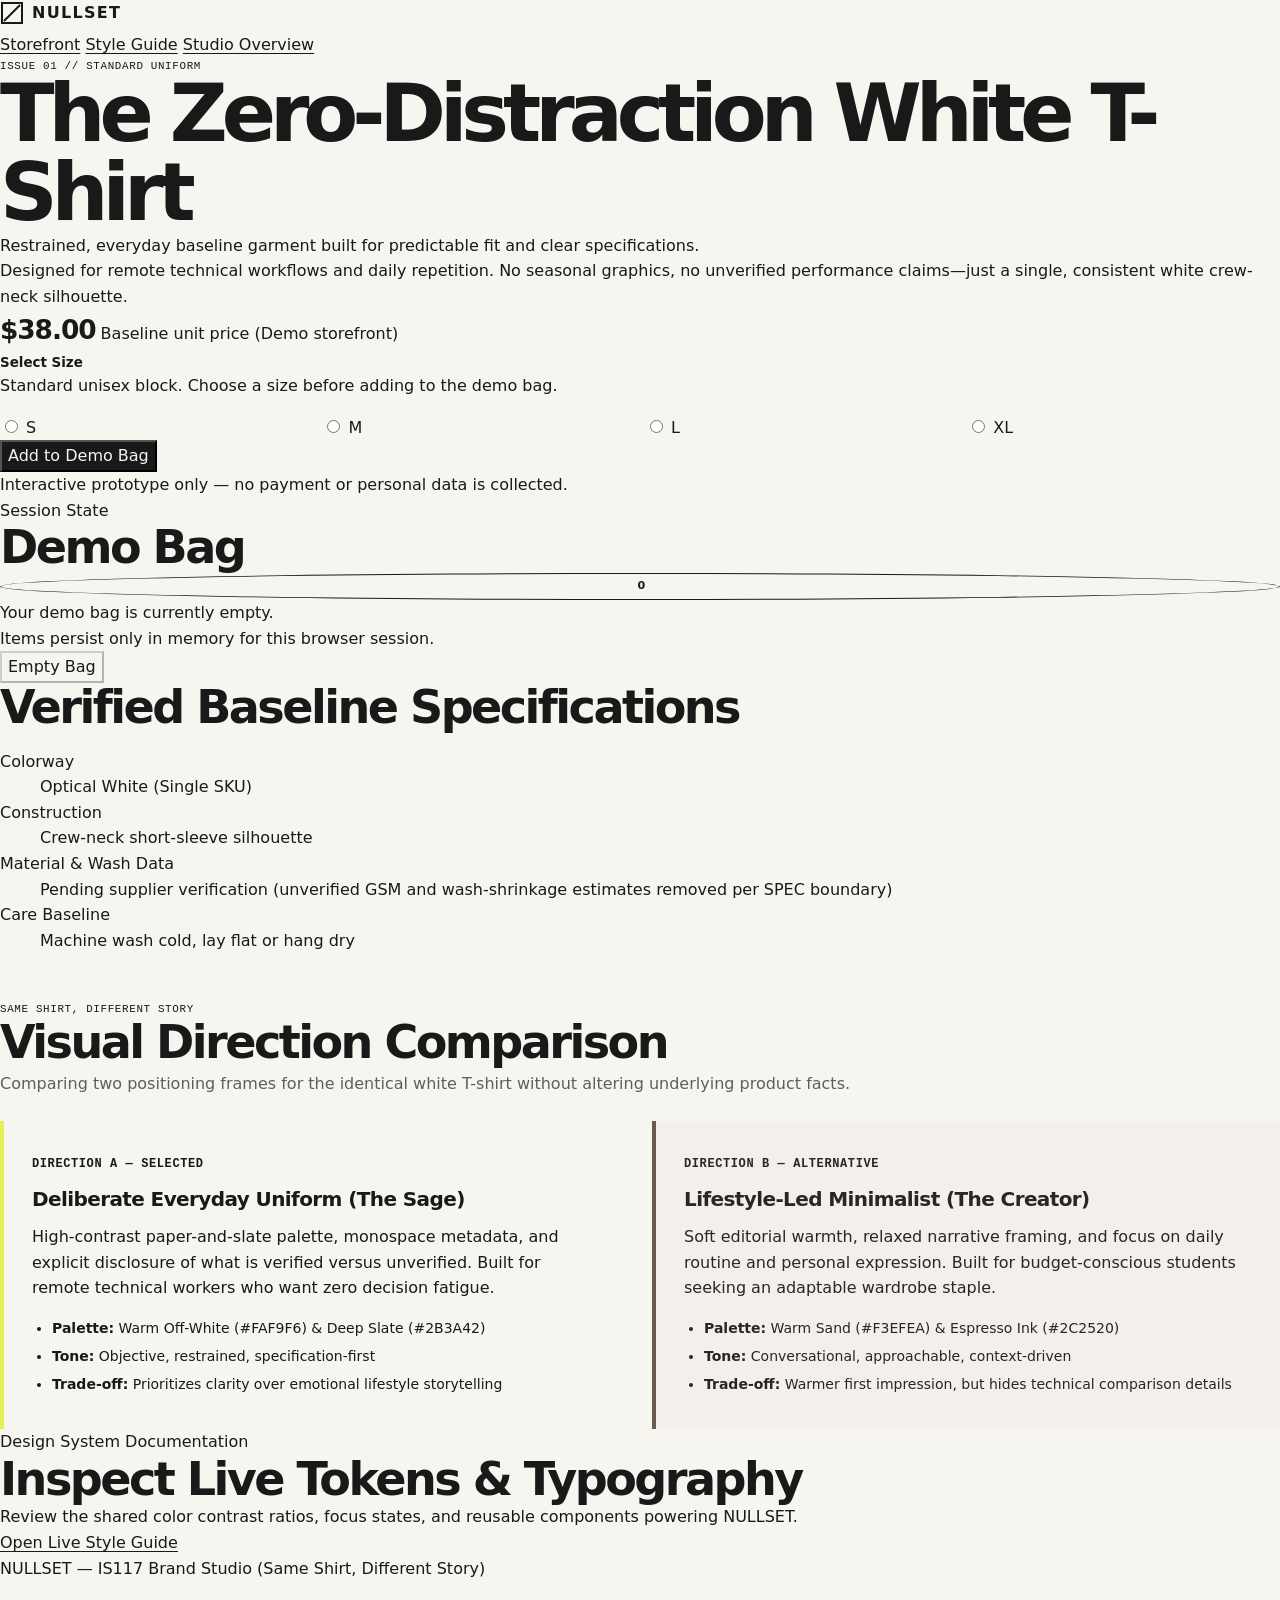
<file: public/index.html>
<!doctype html>
<html lang="en">
  <head>
    <meta charset="utf-8" />
    <meta name="viewport" content="width=device-width, initial-scale=1" />
    <title>NULLSET — Standard Issue White T-Shirt</title>
    <link rel="stylesheet" href="styles.css" />
    <script src="shop.js" defer></script>
  </head>
  <body>
    <a class="skip-link" href="#main-content">Skip to main content</a>

    <header class="studio-header">
      <div class="studio-bar">
        <a class="brand-logo" href="index.html" aria-label="NULLSET Home">
          <svg
            width="24"
            height="24"
            viewBox="0 0 24 24"
            fill="none"
            aria-hidden="true"
          >
            <rect
              x="2"
              y="2"
              width="20"
              height="20"
              stroke="currentColor"
              stroke-width="2"
            />
            <line
              x1="4"
              y1="20"
              x2="20"
              y2="4"
              stroke="currentColor"
              stroke-width="2"
            />
          </svg>
          <span>NULLSET</span>
        </a>
        <nav class="studio-nav" aria-label="Primary">
          <a href="index.html" aria-current="page">Storefront</a>
          <a href="styleguide.html">Style Guide</a>
          <a href="studio.html">Studio Overview</a>
        </nav>
      </div>
    </header>

    <main id="main-content" class="page-shell">
      <article class="product-page">
        <div class="product-info">
          <header class="product-header">
            <p class="eyebrow">ISSUE 01 // STANDARD UNIFORM</p>
            <h1 class="product-title">The Zero-Distraction White T-Shirt</h1>
            <p class="tagline">
              Restrained, everyday baseline garment built for predictable fit
              and clear specifications.
            </p>
          </header>

          <p class="product-lead">
            Designed for remote technical workflows and daily repetition. No
            seasonal graphics, no unverified performance claims—just a single,
            consistent white crew-neck silhouette.
          </p>

          <div class="price-line">
            <span class="price">$38.00</span>
            <span class="price-note"
              >Baseline unit price (Demo storefront)</span
            >
          </div>

          <form id="product-form" novalidate>
            <fieldset
              class="size-group"
              aria-describedby="size-hint size-error"
            >
              <legend class="size-legend">Select Size</legend>
              <p id="size-hint" class="size-hint">
                Standard unisex block. Choose a size before adding to the demo
                bag.
              </p>
              <div class="size-options" role="radiogroup" aria-label="Sizes">
                <label class="size-pill">
                  <input type="radio" name="size" value="S" />
                  <span class="size-text">S</span>
                </label>
                <label class="size-pill">
                  <input type="radio" name="size" value="M" />
                  <span class="size-text">M</span>
                </label>
                <label class="size-pill">
                  <input type="radio" name="size" value="L" />
                  <span class="size-text">L</span>
                </label>
                <label class="size-pill">
                  <input type="radio" name="size" value="XL" />
                  <span class="size-text">XL</span>
                </label>
              </div>
              <p
                id="size-error"
                class="form-error"
                role="alert"
                aria-live="polite"
                hidden
              >
                Choose a size before adding the shirt to your demo bag.
              </p>
            </fieldset>

            <div class="form-actions">
              <button type="submit" class="button-primary">
                Add to Demo Bag
              </button>
            </div>
            <p class="demo-caption">
              Interactive prototype only — no payment or personal data is
              collected.
            </p>
          </form>
        </div>

        <aside class="demo-bag" aria-label="Demo Shopping Bag">
          <p class="demo-flag">Session State</p>
          <h2 class="bag-title">
            Demo Bag <span id="bag-count" class="bag-count">0</span>
          </h2>
          <p id="bag-status" class="bag-status" aria-live="polite">
            Your demo bag is currently empty.
          </p>
          <ul id="bag-items" class="bag-items"></ul>
          <p class="bag-note">
            Items persist only in memory for this browser session.
          </p>
          <button
            type="button"
            id="clear-bag"
            class="button-secondary"
            disabled
          >
            Empty Bag
          </button>
        </aside>

        <section class="product-details" aria-labelledby="specs-heading">
          <h2 id="specs-heading" class="section-title">
            Verified Baseline Specifications
          </h2>
          <dl class="meta-list">
            <dt>Colorway</dt>
            <dd>Optical White (Single SKU)</dd>
            <dt>Construction</dt>
            <dd>Crew-neck short-sleeve silhouette</dd>
            <dt>Material &amp; Wash Data</dt>
            <dd>
              Pending supplier verification (unverified GSM and wash-shrinkage
              estimates removed per SPEC boundary)
            </dd>
            <dt>Care Baseline</dt>
            <dd>Machine wash cold, lay flat or hang dry</dd>
          </dl>
        </section>
      </article>

      <section class="directions-section" aria-labelledby="directions-heading">
        <div class="directions-header">
          <p class="eyebrow">SAME SHIRT, DIFFERENT STORY</p>
          <h2 id="directions-heading" class="section-title">
            Visual Direction Comparison
          </h2>
          <p class="directions-intro">
            Comparing two positioning frames for the identical white T-shirt
            without altering underlying product facts.
          </p>
        </div>

        <div class="directions-grid">
          <article class="direction-card direction-active">
            <span class="direction-badge">Direction A — Selected</span>
            <h3>Deliberate Everyday Uniform (The Sage)</h3>
            <p>
              High-contrast paper-and-slate palette, monospace metadata, and
              explicit disclosure of what is verified versus unverified. Built
              for remote technical workers who want zero decision fatigue.
            </p>
            <ul class="direction-traits">
              <li>
                <strong>Palette:</strong> Warm Off-White (#FAF9F6) &amp; Deep
                Slate (#2B3A42)
              </li>
              <li>
                <strong>Tone:</strong> Objective, restrained,
                specification-first
              </li>
              <li>
                <strong>Trade-off:</strong> Prioritizes clarity over emotional
                lifestyle storytelling
              </li>
            </ul>
          </article>

          <article class="direction-card direction-alt">
            <span class="direction-badge">Direction B — Alternative</span>
            <h3>Lifestyle-Led Minimalist (The Creator)</h3>
            <p>
              Soft editorial warmth, relaxed narrative framing, and focus on
              daily routine and personal expression. Built for budget-conscious
              students seeking an adaptable wardrobe staple.
            </p>
            <ul class="direction-traits">
              <li>
                <strong>Palette:</strong> Warm Sand (#F3EFEA) &amp; Espresso Ink
                (#2C2520)
              </li>
              <li>
                <strong>Tone:</strong> Conversational, approachable,
                context-driven
              </li>
              <li>
                <strong>Trade-off:</strong> Warmer first impression, but hides
                technical comparison details
              </li>
            </ul>
          </article>
        </div>
      </section>

      <section class="studio-callout" aria-labelledby="guide-callout-heading">
        <p class="studio-kicker">Design System Documentation</p>
        <h2 id="guide-callout-heading" class="studio-title">
          Inspect Live Tokens &amp; Typography
        </h2>
        <p class="studio-copy">
          Review the shared color contrast ratios, focus states, and reusable
          components powering NULLSET.
        </p>
        <a class="button-accent" href="styleguide.html"
          >Open Live Style Guide</a
        >
      </section>
    </main>

    <footer class="studio-footer">
      <div class="footer-inner">
        <p>NULLSET — IS117 Brand Studio (Same Shirt, Different Story)</p>
        <p>
          All product claims restricted to verified baseline facts per SPEC.md.
        </p>
      </div>
    </footer>
  </body>
</html>
</file>
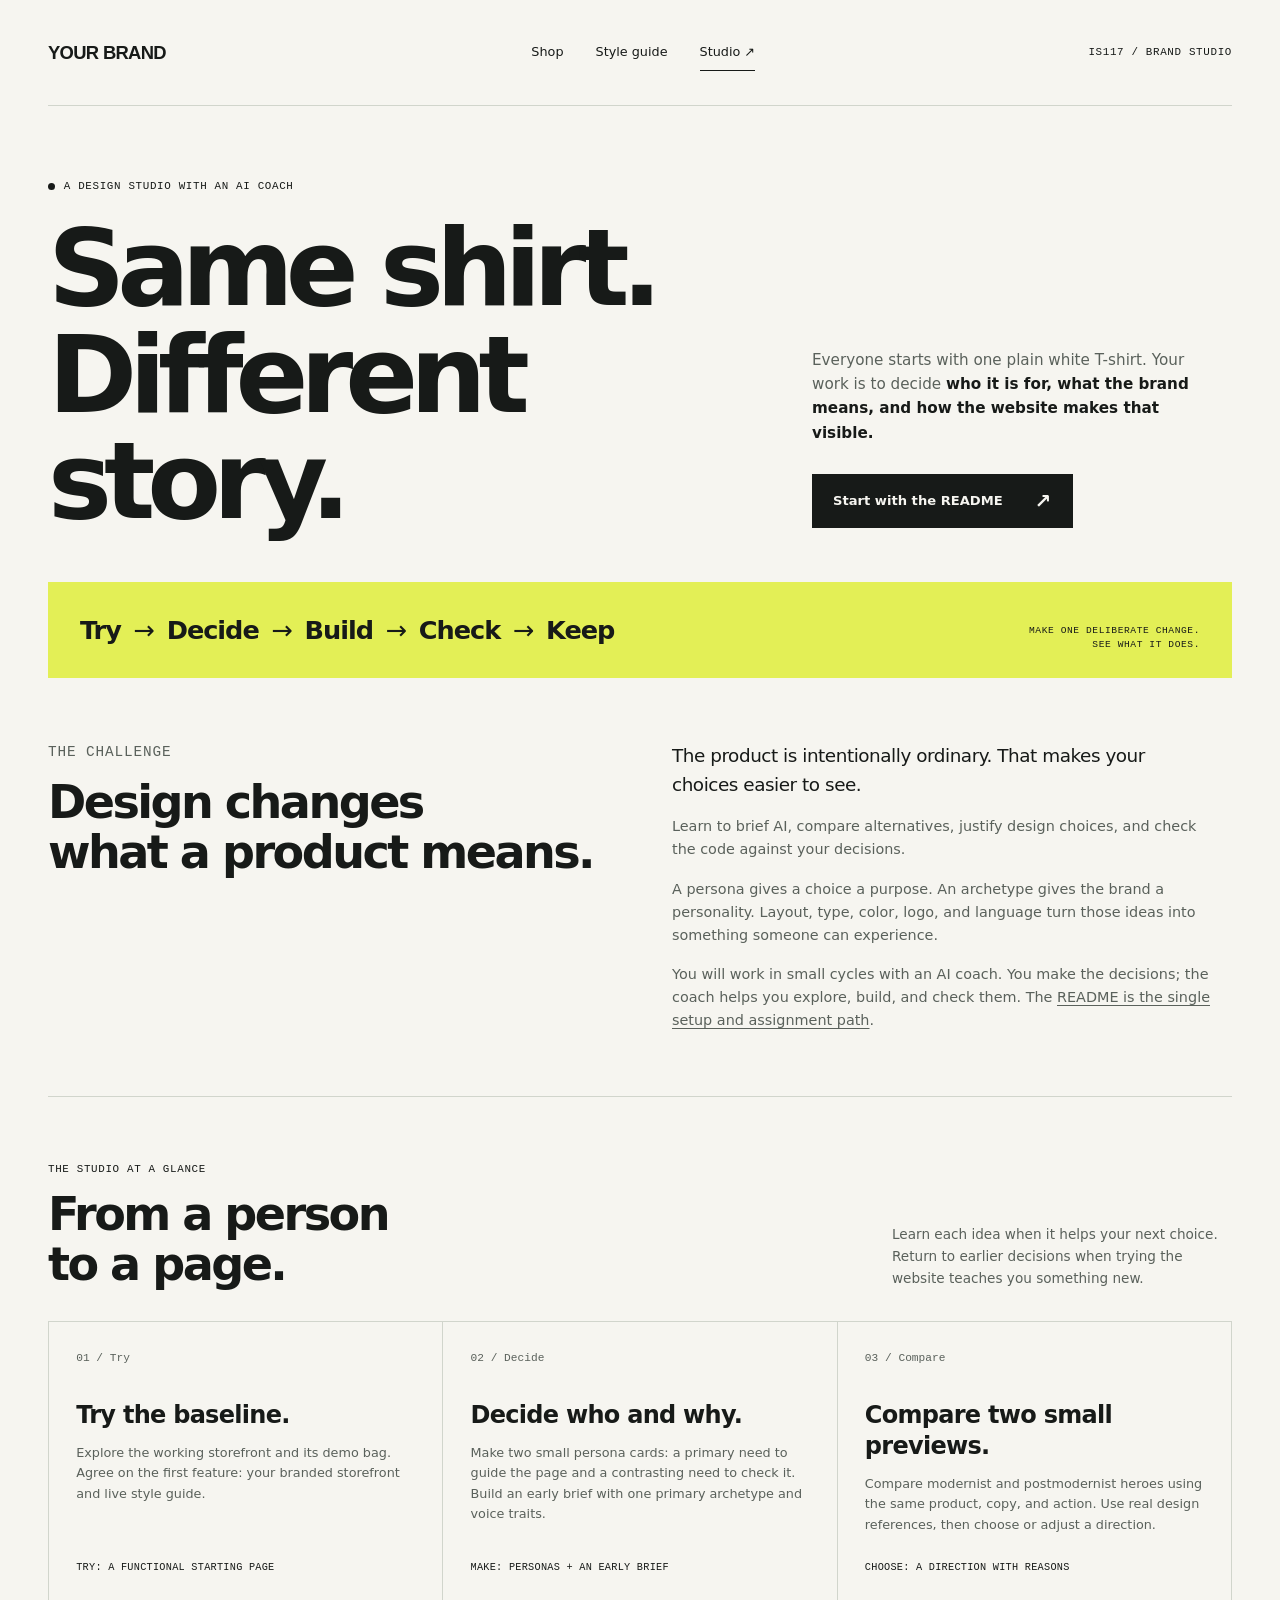
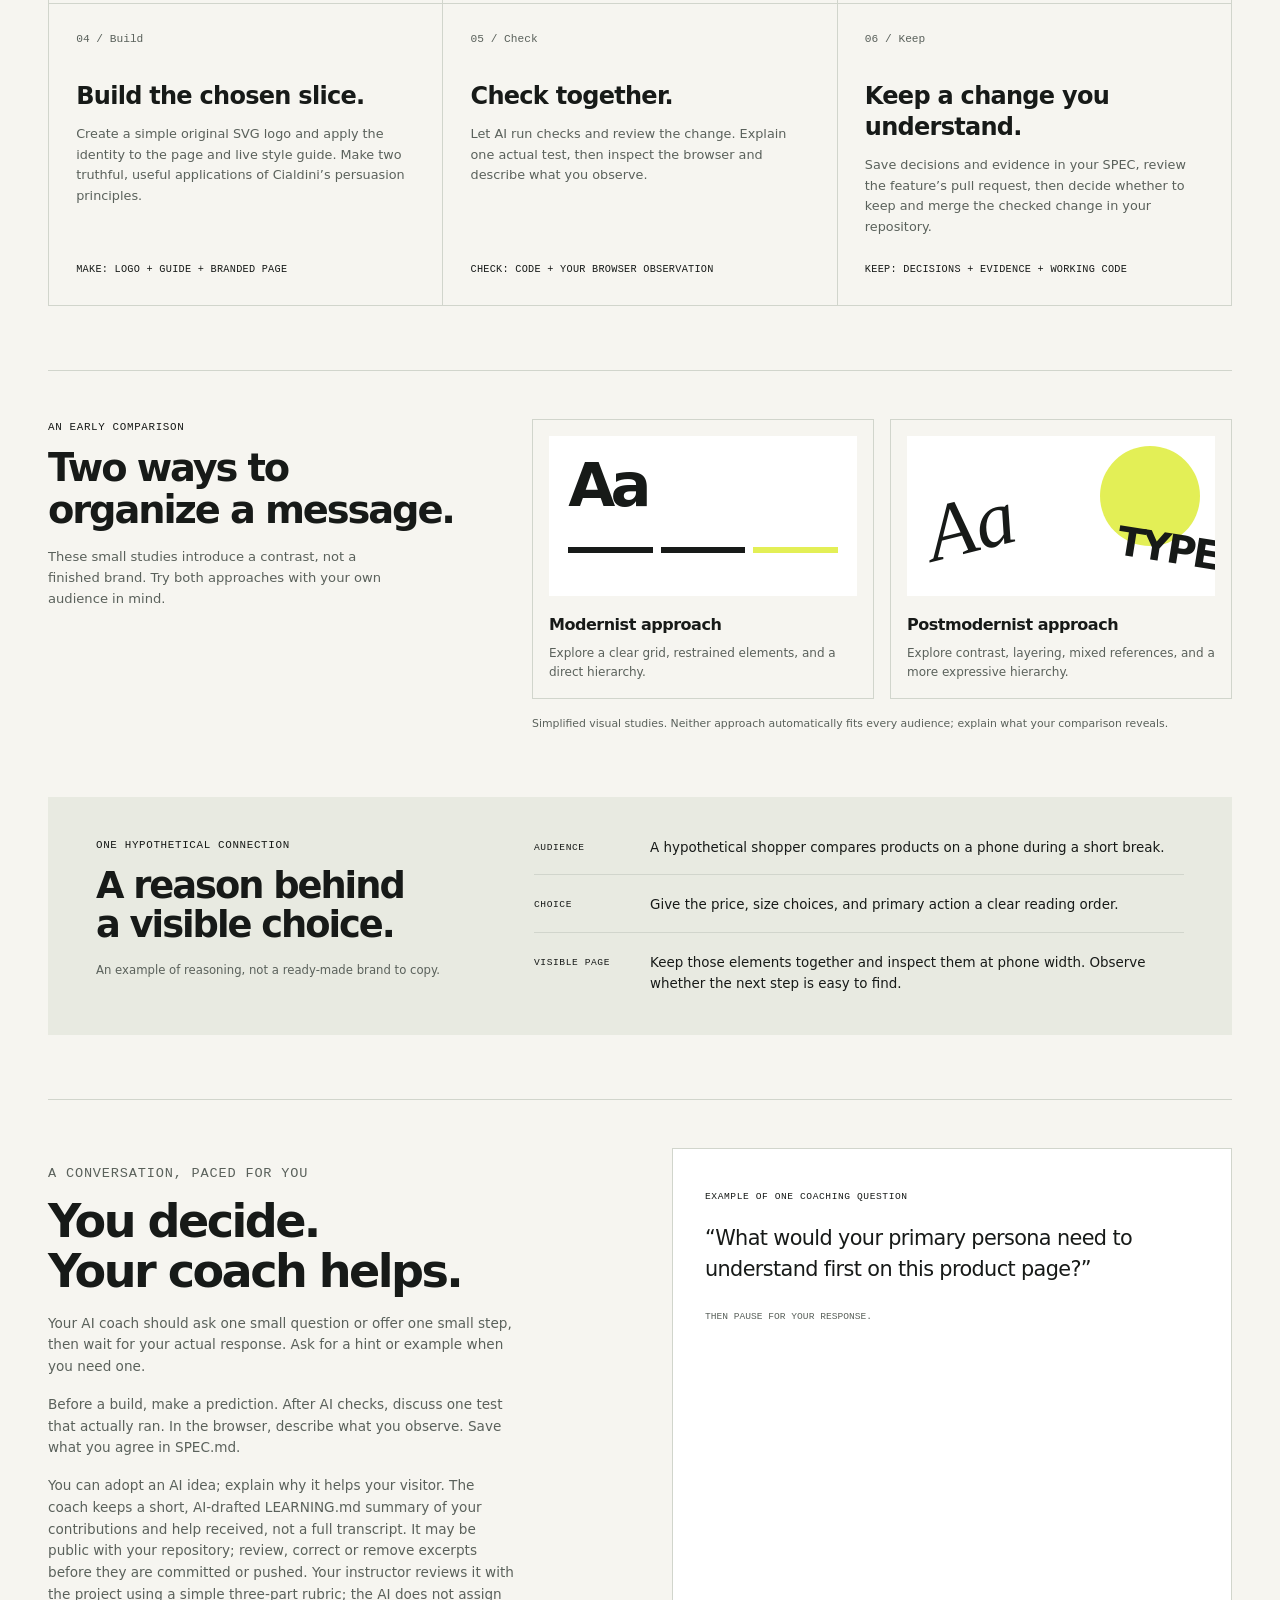
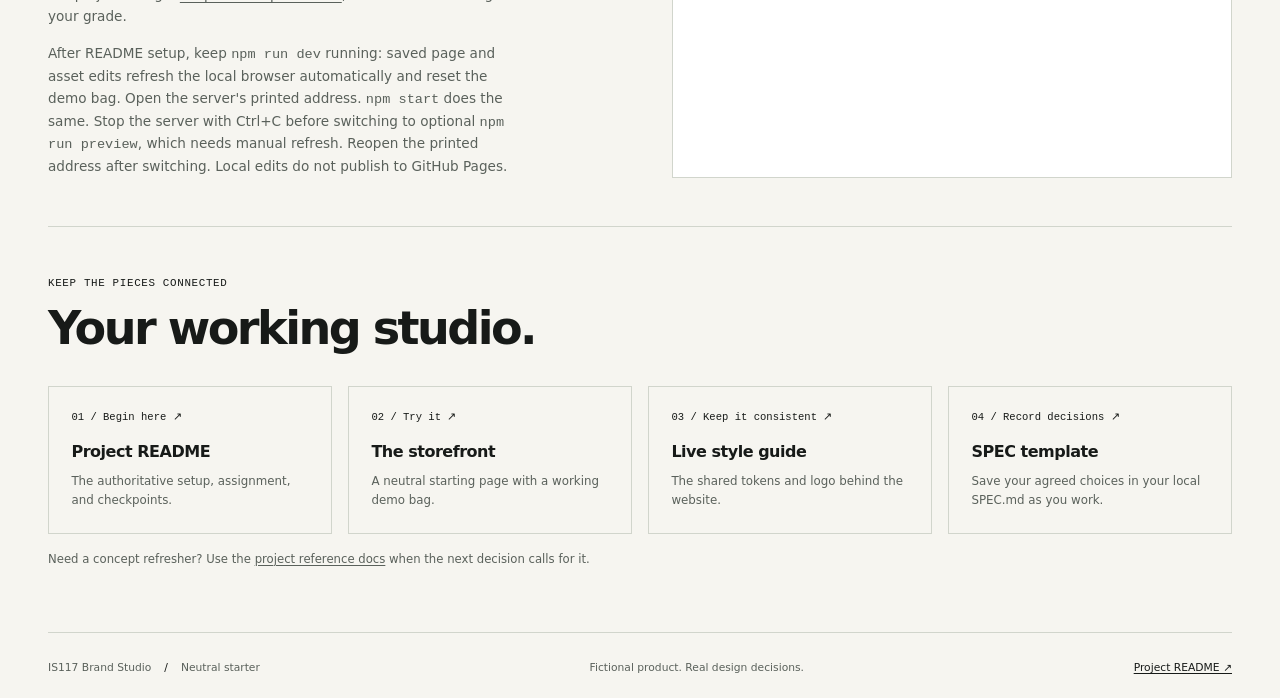
<file: public/studio.html>
<!doctype html>
<html lang="en">
  <head>
    <meta charset="utf-8" />
    <meta name="viewport" content="width=device-width, initial-scale=1" />
    <meta
      name="description"
      content="IS117 Brand Studio: turn one plain white T-shirt into a deliberate brand and website, with an AI coach and decisions you can explain."
    />
    <title>Same shirt. Different story. — IS117 Brand Studio</title>
    <link rel="icon" href="data:," />
    <link rel="stylesheet" href="styles.css" />
    <link rel="stylesheet" href="studio.css" />
  </head>
  <body>
    <a class="skip-link" href="#main">Skip to content</a>
    <header class="site-header wrap">
      <a
        class="brand-link"
        href="index.html"
        aria-label="Your Brand storefront home"
        ><img
          class="wordmark"
          src="assets/wordmark.svg"
          alt="Neutral starter wordmark"
          width="175"
          height="26"
      /></a>
      <nav class="main-nav" aria-label="Main navigation">
        <a class="nav-link" href="index.html">Shop</a
        ><a class="nav-link" href="styleguide.html">Style guide</a
        ><a class="nav-link" href="studio.html" aria-current="page"
          >Studio <span aria-hidden="true">↗</span></a
        >
      </nav>
      <span class="micro-label">IS117 / Brand Studio</span>
    </header>
    <main id="main">
      <section
        class="page-hero studio-hero wrap"
        aria-labelledby="studio-title"
      >
        <p class="eyebrow">
          <span class="status-dot" aria-hidden="true"></span> A design studio
          with an AI coach
        </p>
        <h1 id="studio-title">Same shirt.<br />Different story.</h1>
        <div class="hero-summary">
          <p>
            Everyone starts with one plain white T-shirt. Your work is to decide
            <strong
              >who it is for, what the brand means, and how the website makes
              that visible.</strong
            >
          </p>
          <a
            class="button button-primary"
            href="https://github.com/kaw393939/is117-brand-studio#readme"
            >Start with the README <span aria-hidden="true">↗</span></a
          >
        </div>
      </section>
      <div class="studio-ribbon wrap">
        <p class="cycle">
          Try <span aria-hidden="true">→</span> Decide
          <span aria-hidden="true">→</span> Build
          <span aria-hidden="true">→</span> Check
          <span aria-hidden="true">→</span> Keep
        </p>
        <p class="micro-label">
          Make one deliberate change.<br />See what it does.
        </p>
      </div>

      <section class="studio-intro wrap" aria-labelledby="why-title">
        <div>
          <p class="eyebrow">The challenge</p>
          <h2 id="why-title">Design changes<br />what a product means.</h2>
        </div>
        <div>
          <p class="lead">
            The product is intentionally ordinary. That makes your choices
            easier to see.
          </p>
          <p>
            Learn to brief AI, compare alternatives, justify design choices, and
            check the code against your decisions.
          </p>
          <p>
            A persona gives a choice a purpose. An archetype gives the brand a
            personality. Layout, type, color, logo, and language turn those
            ideas into something someone can experience.
          </p>
          <p>
            You will work in small cycles with an AI coach. You make the
            decisions; the coach helps you explore, build, and check them. The
            <a href="https://github.com/kaw393939/is117-brand-studio#readme"
              >README is the single setup and assignment path</a
            >.
          </p>
        </div>
      </section>

      <section class="path-section wrap" aria-labelledby="path-title">
        <div class="path-intro">
          <div>
            <p class="eyebrow">The studio at a glance</p>
            <h2 id="path-title">From a person<br />to a page.</h2>
          </div>
          <p>
            Learn each idea when it helps your next choice. Return to earlier
            decisions when trying the website teaches you something new.
          </p>
        </div>
        <ol class="studio-path">
          <li>
            <span class="stage-number">01 / Try</span>
            <h3>Try the baseline.</h3>
            <p>
              Explore the working storefront and its demo bag. Agree on the
              first feature: your branded storefront and live style guide.
            </p>
            <p class="stage-output">Try: a functional starting page</p>
          </li>
          <li>
            <span class="stage-number">02 / Decide</span>
            <h3>Decide who and why.</h3>
            <p>
              Make two small persona cards: a primary need to guide the page and
              a contrasting need to check it. Build an early brief with one
              primary archetype and voice traits.
            </p>
            <p class="stage-output">Make: personas + an early brief</p>
          </li>
          <li>
            <span class="stage-number">03 / Compare</span>
            <h3>Compare two small previews.</h3>
            <p>
              Compare modernist and postmodernist heroes using the same product,
              copy, and action. Use real design references, then choose or
              adjust a direction.
            </p>
            <p class="stage-output">Choose: a direction with reasons</p>
          </li>
          <li>
            <span class="stage-number">04 / Build</span>
            <h3>Build the chosen slice.</h3>
            <p>
              Create a simple original SVG logo and apply the identity to the
              page and live style guide. Make two truthful, useful applications
              of Cialdini’s persuasion principles.
            </p>
            <p class="stage-output">Make: logo + guide + branded page</p>
          </li>
          <li>
            <span class="stage-number">05 / Check</span>
            <h3>Check together.</h3>
            <p>
              Let AI run checks and review the change. Explain one actual test,
              then inspect the browser and describe what you observe.
            </p>
            <p class="stage-output">Check: code + your browser observation</p>
          </li>
          <li>
            <span class="stage-number">06 / Keep</span>
            <h3>Keep a change you understand.</h3>
            <p>
              Save decisions and evidence in your SPEC, review the feature’s
              pull request, then decide whether to keep and merge the checked
              change in your repository.
            </p>
            <p class="stage-output">
              Keep: decisions + evidence + working code
            </p>
          </li>
        </ol>
      </section>

      <section
        class="comparison-section wrap"
        aria-labelledby="comparison-title"
      >
        <div>
          <p class="eyebrow">An early comparison</p>
          <h2 id="comparison-title">Two ways to<br />organize a message.</h2>
          <p class="comparison-description">
            These small studies introduce a contrast, not a finished brand. Try
            both approaches with your own audience in mind.
          </p>
        </div>
        <div class="comparison-grid">
          <article class="direction-card">
            <div class="direction-sketch modern-sketch" aria-hidden="true">
              <i></i><i></i><i></i>
            </div>
            <h3>Modernist approach</h3>
            <p>
              Explore a clear grid, restrained elements, and a direct hierarchy.
            </p>
          </article>
          <article class="direction-card">
            <div class="direction-sketch postmodern-sketch" aria-hidden="true">
              <i></i>
            </div>
            <h3>Postmodernist approach</h3>
            <p>
              Explore contrast, layering, mixed references, and a more
              expressive hierarchy.
            </p>
          </article>
          <p class="comparison-caption">
            Simplified visual studies. Neither approach automatically fits every
            audience; explain what your comparison reveals.
          </p>
        </div>
      </section>

      <section class="example-section wrap" aria-labelledby="example-title">
        <div>
          <p class="eyebrow">One hypothetical connection</p>
          <h2 id="example-title">A reason behind<br />a visible choice.</h2>
          <p class="guide-note">
            An example of reasoning, not a ready-made brand to copy.
          </p>
        </div>
        <div class="example-chain">
          <div class="example-step">
            <span class="micro-label">Audience</span>
            <p>
              A hypothetical shopper compares products on a phone during a short
              break.
            </p>
          </div>
          <div class="example-step">
            <span class="micro-label">Choice</span>
            <p>
              Give the price, size choices, and primary action a clear reading
              order.
            </p>
          </div>
          <div class="example-step">
            <span class="micro-label">Visible page</span>
            <p>
              Keep those elements together and inspect them at phone width.
              Observe whether the next step is easy to find.
            </p>
          </div>
        </div>
      </section>

      <section class="coach-section wrap" aria-labelledby="coach-title">
        <div>
          <p class="eyebrow">A conversation, paced for you</p>
          <h2 id="coach-title">You decide.<br />Your coach helps.</h2>
          <p>
            Your AI coach should ask one small question or offer one small step,
            then wait for your actual response. Ask for a hint or example when
            you need one.
          </p>
          <p>
            Before a build, make a prediction. After AI checks, discuss one test
            that actually ran. In the browser, describe what you observe. Save
            what you agree in SPEC.md.
          </p>
          <p>
            You can adopt an AI idea; explain why it helps your visitor. The
            coach keeps a short, AI-drafted LEARNING.md summary of your
            contributions and help received, not a full transcript. It may be
            public with your repository; review, correct or remove excerpts
            before they are committed or pushed. Your instructor reviews it with
            the project using a
            <a
              href="https://github.com/kaw393939/is117-brand-studio/blob/main/docs/assessment.md"
              >simple three-part rubric</a
            >; the AI does not assign your grade.
          </p>
          <p>
            After README setup, keep <code>npm run dev</code> running: saved
            page and asset edits refresh the local browser automatically and
            reset the demo bag. Open the server's printed address.
            <code>npm start</code> does the same. Stop the server with Ctrl+C
            before switching to optional <code>npm run preview</code>, which
            needs manual refresh. Reopen the printed address after switching.
            Local edits do not publish to GitHub Pages.
          </p>
        </div>
        <blockquote class="coach-quote">
          <span class="micro-label">Example of one coaching question</span>
          <p>
            “What would your primary persona need to understand first on this
            product page?”
          </p>
          <footer>Then pause for your response.</footer>
        </blockquote>
      </section>

      <section class="resource-section wrap" aria-labelledby="resources-title">
        <p class="eyebrow">Keep the pieces connected</p>
        <h2 id="resources-title">Your working studio.</h2>
        <div class="resource-grid">
          <a
            class="resource-card"
            href="https://github.com/kaw393939/is117-brand-studio#readme"
            ><span>01 / Begin here ↗</span>
            <h3>Project README</h3>
            <p>The authoritative setup, assignment, and checkpoints.</p></a
          >
          <a class="resource-card" href="index.html"
            ><span>02 / Try it ↗</span>
            <h3>The storefront</h3>
            <p>A neutral starting page with a working demo bag.</p></a
          >
          <a class="resource-card" href="styleguide.html"
            ><span>03 / Keep it consistent ↗</span>
            <h3>Live style guide</h3>
            <p>The shared tokens and logo behind the website.</p></a
          >
          <a
            class="resource-card"
            href="https://github.com/kaw393939/is117-brand-studio/blob/main/SPEC.md"
            ><span>04 / Record decisions ↗</span>
            <h3>SPEC template</h3>
            <p>
              Save your agreed choices in your local SPEC.md as you work.
            </p></a
          >
        </div>
        <p class="guide-note">
          Need a concept refresher? Use the
          <a
            href="https://github.com/kaw393939/is117-brand-studio/tree/main/docs"
            >project reference docs</a
          >
          when the next decision calls for it.
        </p>
      </section>
    </main>
    <footer class="site-footer wrap">
      <p>
        IS117 Brand Studio <span class="footer-separator"> / </span> Neutral
        starter
      </p>
      <p class="footer-tagline">Fictional product. Real design decisions.</p>
      <a href="https://github.com/kaw393939/is117-brand-studio#readme"
        >Project README <span aria-hidden="true">↗</span></a
      >
    </footer>
  </body>
</html>
</file>
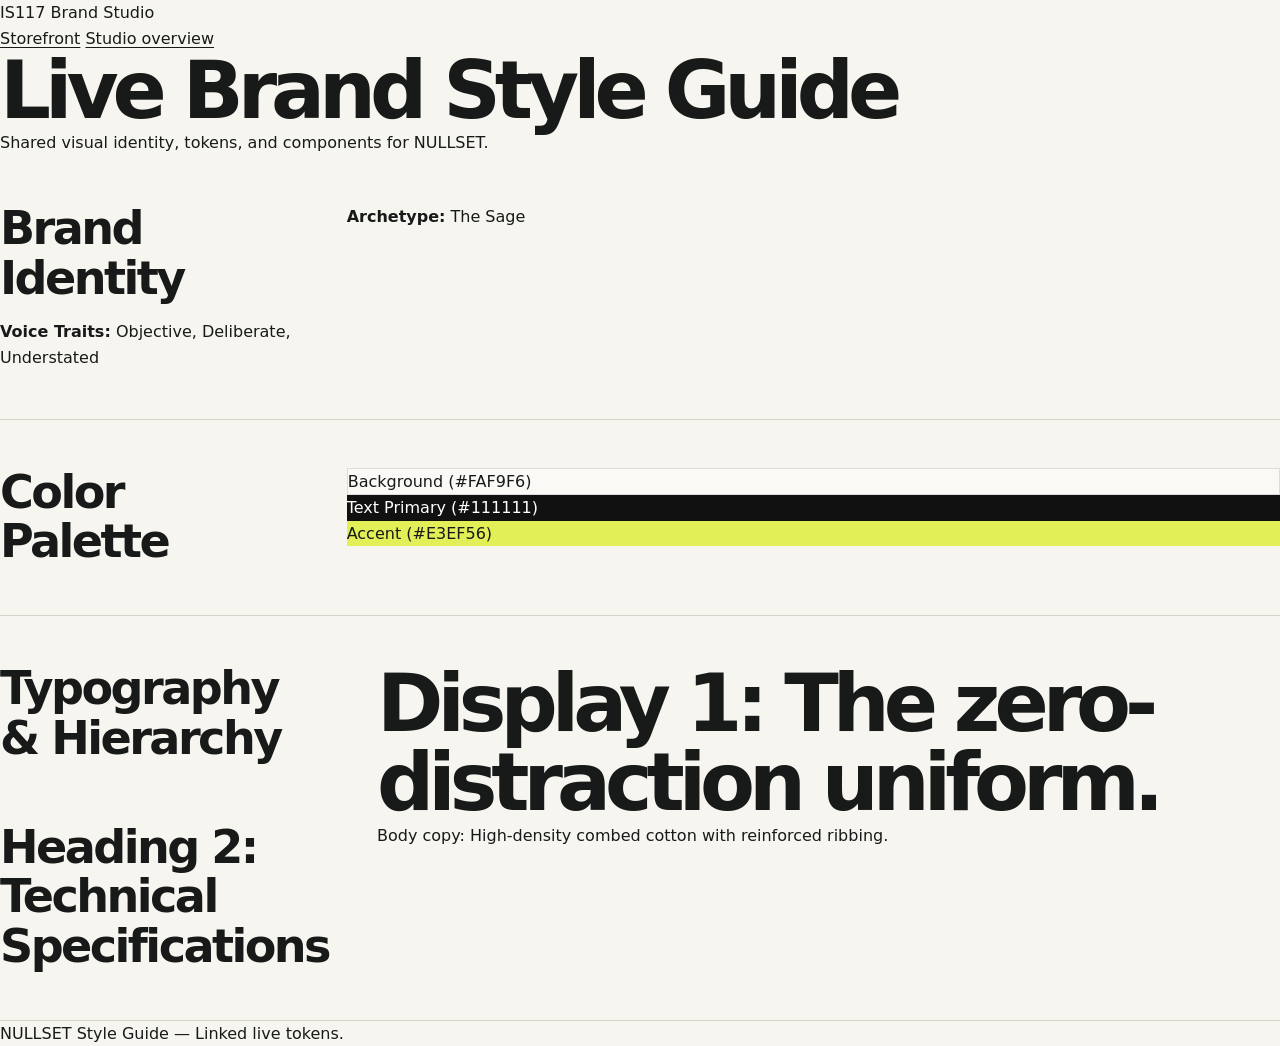
<file: public/styleguide.html>
<!doctype html>
<html lang="en">
  <head>
    <meta charset="utf-8" />
    <meta name="viewport" content="width=device-width, initial-scale=1" />
    <title>NULLSET — Live Style Guide</title>
    <link rel="stylesheet" href="styles.css" />
  </head>
  <body>
    <header class="studio-header">
      <div class="studio-bar">
        <span class="studio-badge">IS117 Brand Studio</span>
        <nav class="studio-nav" aria-label="Project">
          <a href="index.html">Storefront</a>
          <a href="studio.html">Studio overview</a>
        </nav>
      </div>
    </header>

    <main class="page-shell">
      <h1>Live Brand Style Guide</h1>
      <p>Shared visual identity, tokens, and components for NULLSET.</p>

      <section class="guide-section">
        <h2>Brand Identity</h2>
        <p><strong>Archetype:</strong> The Sage</p>
        <p><strong>Voice Traits:</strong> Objective, Deliberate, Understated</p>
      </section>

      <section class="guide-section">
        <h2>Color Palette</h2>
        <div class="swatch-grid">
          <div class="swatch swatch-bg">
            <span>Background (#FAF9F6)</span>
          </div>
          <div class="swatch swatch-text">
            <span>Text Primary (#111111)</span>
          </div>
          <div class="swatch swatch-accent">
            <span>Accent (#E3EF56)</span>
          </div>
        </div>
      </section>

      <section class="guide-section">
        <h2>Typography &amp; Hierarchy</h2>
        <h1>Display 1: The zero-distraction uniform.</h1>
        <h2>Heading 2: Technical Specifications</h2>
        <p>Body copy: High-density combed cotton with reinforced ribbing.</p>
      </section>
    </main>

    <footer class="studio-footer">
      <div class="footer-inner">
        <p>NULLSET Style Guide — Linked live tokens.</p>
      </div>
    </footer>
  </body>
</html>
</file>
<file: public/styles.css>
/* Shared brand tokens. Change these after you agree on your brand direction.
   Both the storefront and the live style guide use this file. */
:root {
  --color-paper: #f6f5f0;
  --color-ink: #171a18;
  --color-muted: #5a615b;
  --color-line: #d1d5cc;
  --color-accent: #e3ef56;
  --color-soft: #e8eae1;
  --color-white: #fff;
  --color-danger: #992e28;
  --font-body:
    system-ui, -apple-system, blinkmacsystemfont, "Segoe UI", sans-serif;
  --font-display:
    system-ui, -apple-system, blinkmacsystemfont, "Segoe UI", sans-serif;
  --font-mono: ui-monospace, sfmono-regular, consolas, monospace;
  --space-1: 0.5rem;
  --space-2: 1rem;
  --space-3: 1.5rem;
  --space-4: 2rem;
  --space-5: 3rem;
  --space-6: 4rem;
  --page-width: 1440px;
}

* {
  box-sizing: border-box;
}

html {
  scroll-behavior: smooth;
  scroll-padding-top: 1.5rem;
}

body {
  margin: 0;
  background: var(--color-paper);
  color: var(--color-ink);
  font-family: var(--font-body);
  line-height: 1.6;
  -webkit-font-smoothing: antialiased;
}

img,
svg {
  display: block;
  max-width: 100%;
}

button,
a,
input {
  -webkit-tap-highlight-color: transparent;
}

a {
  color: inherit;
  text-underline-offset: 0.2em;
  text-decoration-thickness: 1px;
}

a:hover {
  text-decoration-thickness: 2px;
}

button,
input {
  font: inherit;
}

button {
  cursor: pointer;
}

button:disabled {
  cursor: default;
}

:focus-visible {
  outline: 3px solid var(--color-ink);
  outline-offset: 5px;
}

[hidden] {
  display: none !important;
}

::selection {
  background: var(--color-accent);
  color: var(--color-ink);
}

h1,
h2,
h3,
p {
  margin: 0;
}

h1,
h2,
h3 {
  font-family: var(--font-display);
  font-weight: 550;
}

h1 {
  font-size: clamp(3.4rem, 6.25vw, 6.6rem);
  line-height: 0.99;
  letter-spacing: -0.075em;
}

h2 {
  font-size: clamp(2rem, 3.6vw, 3.75rem);
  line-height: 1.08;
  letter-spacing: -0.055em;
}

h3 {
  font-size: 1.3rem;
  line-height: 1.3;
  letter-spacing: -0.03em;
}

p + p {
  margin-top: var(--space-2);
}

.wrap {
  width: min(calc(100% - 6rem), var(--page-width));
  margin-inline: auto;
}

.muted {
  color: var(--color-muted);
}

.eyebrow,
.micro-label,
.visual-label,
.image-caption,
.section-number,
.type-label,
.token-name {
  font-family: var(--font-mono);
  font-size: 0.68rem;
  font-weight: 500;
  line-height: 1.5;
  letter-spacing: 0.06em;
  text-transform: uppercase;
}

.eyebrow {
  display: flex;
  align-items: center;
  gap: 0.55rem;
}

.status-dot {
  width: 7px;
  height: 7px;
  display: inline-block;
  background: var(--color-ink);
  border-radius: 50%;
}

.skip-link {
  position: fixed;
  top: 8px;
  left: 8px;
  z-index: 10;
  transform: translateY(-180%);
  padding: 0.75rem 1rem;
  background: var(--color-ink);
  color: var(--color-white);
}

.skip-link:focus {
  transform: translateY(0);
}

.starter-notice {
  display: flex;
  justify-content: space-between;
  align-items: center;
  gap: 1.5rem;
  padding: 0.8rem 3rem;
  background: var(--color-accent);
  font-size: 0.73rem;
  line-height: 1.5;
}

.starter-notice a {
  flex-shrink: 0;
  font-weight: 650;
}

.site-header {
  min-height: 106px;
  display: flex;
  align-items: center;
  gap: 3rem;
  border-bottom: 1px solid var(--color-line);
}

.brand-link {
  display: inline-block;
  flex-shrink: 0;
}

.wordmark {
  width: 150px;
  height: auto;
}

.main-nav {
  display: flex;
  justify-content: center;
  align-items: center;
  gap: 2rem;
  margin-inline: auto;
}

.nav-link,
.bag-link {
  text-decoration: none;
  font-size: 0.8rem;
}

.nav-link {
  padding-block: 0.5rem;
  border-bottom: 1px solid transparent;
}

.nav-link:hover,
.nav-link[aria-current="page"] {
  border-color: currentcolor;
}

.bag-link {
  display: flex;
  align-items: center;
  gap: 0.65rem;
  white-space: nowrap;
}

.bag-count {
  display: grid;
  place-items: center;
  min-width: 1.7rem;
  height: 1.7rem;
  border: 1px solid var(--color-ink);
  border-radius: 50%;
  font-size: 0.7rem;
}

.product-section {
  display: grid;
  grid-template-columns: 1.13fr 1fr;
  gap: clamp(3rem, 7vw, 8rem);
  padding-block: var(--space-5) 5rem;
  align-items: start;
}

.product-visual {
  position: relative;
  background: var(--color-soft);
}

.visual-label {
  position: absolute;
  z-index: 1;
  inset: 1.3rem 1.4rem auto;
  display: flex;
  justify-content: space-between;
  gap: 1rem;
  font-size: 0.6rem;
}

.shirt-image {
  width: 100%;
  height: auto;
  aspect-ratio: 800 / 880;
  object-fit: contain;
}

.image-caption {
  display: flex;
  align-items: center;
  justify-content: space-between;
  gap: 1rem;
  padding: 1.2rem 1.4rem;
  border-top: 1px solid var(--color-line);
  font-size: 0.59rem;
}

.image-caption > :last-child {
  font-family: var(--font-body);
  font-size: 1.5rem;
  line-height: 1;
}

.product-information {
  max-width: 530px;
  padding-block: 1rem;
}

.product-information h1 {
  margin-top: 1.6rem;
}

.product-intro {
  font-size: 1.2rem;
  line-height: 1.5;
  margin-top: 1.8rem;
  letter-spacing: -0.025em;
}

.product-description {
  margin-top: 0.6rem;
  font-size: 0.88rem;
  max-width: 430px;
}

.price-row {
  display: flex;
  align-items: center;
  justify-content: space-between;
  gap: 1rem;
  margin-block: 2rem 1.5rem;
  padding-bottom: 1.2rem;
  border-bottom: 1px solid var(--color-line);
}

.price {
  font-size: 1.65rem;
  letter-spacing: -0.04em;
  font-weight: 600;
}

.price span {
  font-family: var(--font-mono);
  font-size: 0.65rem;
  font-weight: 400;
  letter-spacing: 0;
  margin-left: 0.25rem;
}

.price-row .micro-label {
  color: var(--color-muted);
  font-size: 0.6rem;
}

fieldset {
  padding: 0;
  margin: 0;
  border: 0;
  min-width: 0;
}

legend {
  padding: 0;
  font-size: 0.84rem;
  font-weight: 650;
}

.field-help {
  margin-top: 0.3rem;
  color: var(--color-muted);
  font-size: 0.74rem;
}

.size-options {
  display: grid;
  grid-template-columns: repeat(4, 1fr);
  gap: 0.6rem;
  margin-top: 1rem;
}

.size-option {
  position: relative;
  cursor: pointer;
}

.size-option input {
  position: absolute;
  opacity: 0;
  width: 100%;
  height: 100%;
  margin: 0;
  cursor: pointer;
}

.size-option span {
  display: grid;
  place-items: center;
  min-height: 3.2rem;
  border: 1px solid var(--color-line);
  background: var(--color-paper);
  font-size: 0.83rem;
  transition:
    background 150ms ease,
    border-color 150ms ease;
}

.size-option input:checked + span {
  background: var(--color-ink);
  border-color: var(--color-ink);
  color: var(--color-paper);
}

.size-option input:hover + span {
  border-color: var(--color-ink);
}

.size-option input:focus-visible + span {
  outline: 3px solid var(--color-ink);
  outline-offset: 4px;
}

.size-option input:focus-visible {
  outline: none;
}

.field-error {
  color: var(--color-danger);
  font-size: 0.8rem;
  margin-top: 0.9rem;
  font-weight: 550;
}

.button {
  display: inline-flex;
  align-items: center;
  justify-content: space-between;
  gap: 2rem;
  min-height: 3.4rem;
  border: 1px solid var(--color-ink);
  padding: 0.9rem 1.25rem;
  font-size: 0.82rem;
  font-weight: 550;
  line-height: 1.4;
  text-decoration: none;
  transition:
    background 150ms ease,
    color 150ms ease;
}

.button > span[aria-hidden] {
  font-size: 1.25rem;
  line-height: 1;
}

.button-primary {
  background: var(--color-ink);
  color: var(--color-paper);
}

.button-primary:hover {
  background: var(--color-accent);
  color: var(--color-ink);
}

.button-secondary {
  background: transparent;
  color: var(--color-ink);
}

.button-secondary:hover {
  background: var(--color-soft);
}

.add-button {
  width: 100%;
  margin-top: 1.4rem;
}

.demo-disclaimer {
  font-size: 0.68rem;
  line-height: 1.65;
  color: var(--color-muted);
  margin-top: 0.9rem;
  max-width: 420px;
}

.product-facts {
  margin-bottom: 0;
  margin-top: 1.8rem;
}

.product-facts div {
  display: flex;
  justify-content: space-between;
  gap: 1rem;
  padding-block: 0.62rem;
  border-top: 1px solid var(--color-line);
  font-size: 0.71rem;
}

.product-facts dt {
  color: var(--color-muted);
}

.product-facts dd {
  margin: 0;
  font-weight: 500;
  text-align: right;
}

.bag-section {
  display: grid;
  grid-template-columns: 1fr 1fr;
  gap: 3rem;
  border-top: 1px solid var(--color-line);
  padding-block: 3rem;
}

.bag-section h2 {
  margin-top: 0.6rem;
  font-size: clamp(2rem, 3vw, 3rem);
}

.bag-details {
  padding-top: 0.2rem;
  font-size: 0.85rem;
}

.bag-message {
  max-width: 500px;
}

.bag-items {
  list-style: none;
  margin: 1rem 0;
  padding: 0;
}

.bag-items:empty {
  margin: 0;
}

.bag-items li {
  padding-block: 0.55rem;
  border-bottom: 1px solid var(--color-line);
  font-size: 0.78rem;
}

.text-button {
  padding: 0.5rem 0;
  border: 0;
  background: transparent;
  color: var(--color-ink);
  font-size: 0.8rem;
  text-decoration: underline;
  text-underline-offset: 0.25rem;
}

.text-button:disabled {
  opacity: 0.5;
}

.bag-details .field-help {
  margin-top: 0.4rem;
  font-size: 0.69rem;
}

.starter-next {
  display: grid;
  grid-template-columns: 1fr 1fr;
  gap: 1.5rem 3rem;
  background: var(--color-accent);
  padding: 2.7rem 3rem 3rem;
  margin-block: 1rem 4rem;
}

.starter-next > .eyebrow {
  grid-column: 1 / -1;
}

.starter-next > div {
  max-width: 470px;
  font-size: 0.86rem;
}

.starter-next .button {
  margin-top: 1.6rem;
}

.site-footer {
  display: flex;
  align-items: center;
  justify-content: space-between;
  gap: 2rem;
  border-top: 1px solid var(--color-line);
  padding-block: 1.6rem;
  font-size: 0.67rem;
  color: var(--color-muted);
}

.footer-tagline {
  margin: 0;
}

.footer-separator {
  margin-inline: 0.6rem;
  color: var(--color-ink);
}

.site-footer a {
  color: var(--color-ink);
}

/* Shared editorial pages */
.page-hero {
  padding-block: 4.5rem 3.8rem;
  display: grid;
  grid-template-columns: 1.25fr 0.75fr;
  align-items: end;
  gap: 1.3rem 4rem;
}

.page-hero > .eyebrow {
  grid-column: 1 / -1;
}

.page-hero h1 {
  font-size: clamp(3.5rem, 6.8vw, 7.3rem);
}

.page-hero .hero-summary {
  max-width: 400px;
  font-size: 0.95rem;
  color: var(--color-muted);
  padding-bottom: 0.25rem;
}

.hero-summary strong {
  font-weight: 550;
  color: var(--color-ink);
}

.page-subnav {
  display: flex;
  flex-wrap: wrap;
  gap: 0.6rem 1.8rem;
  padding-block: 1rem;
  border-top: 1px solid var(--color-line);
  border-bottom: 1px solid var(--color-line);
  font-size: 0.76rem;
}

.section-link {
  text-decoration: none;
}

.section-link:hover {
  text-decoration: underline;
}

.guide-section {
  padding-block: 3rem;
  border-bottom: 1px solid var(--color-line);
  display: grid;
  grid-template-columns: 0.32fr 1fr;
  column-gap: 3rem;
}

.section-heading .section-number {
  color: var(--color-muted);
  display: block;
  margin-bottom: 0.8rem;
}

.section-heading h2 {
  font-size: clamp(1.7rem, 2.5vw, 2.65rem);
}

.section-heading p {
  font-size: 0.78rem;
  color: var(--color-muted);
  margin-top: 1rem;
  max-width: 210px;
}

.guide-content {
  min-width: 0;
}

.draft-label {
  display: inline-block;
  padding: 0.3rem 0.55rem;
  background: var(--color-accent);
  color: var(--color-ink);
  font-family: var(--font-mono);
  font-size: 0.6rem;
  line-height: 1.4;
  letter-spacing: 0.03em;
  text-transform: uppercase;
}

.decision-grid {
  display: grid;
  grid-template-columns: repeat(3, 1fr);
  gap: 1.5rem;
  margin-top: 1.6rem;
}

.decision-grid > div {
  border-top: 1px solid var(--color-line);
  padding-top: 0.8rem;
}

.decision-grid h3 {
  font-size: 0.85rem;
  font-weight: 650;
  letter-spacing: 0;
}

.decision-grid p {
  font-size: 0.8rem;
  color: var(--color-muted);
  margin-top: 0.5rem;
}

.decision-grid .undecided {
  font-size: 1.5rem;
  font-weight: 450;
  color: var(--color-ink);
  letter-spacing: -0.04em;
}

.logo-board {
  min-height: 230px;
  display: grid;
  place-items: center;
  padding: 3rem;
  background: var(--color-white);
  border: 1px solid var(--color-line);
}

.logo-board img {
  width: min(100%, 380px);
}

.logo-variants {
  display: grid;
  grid-template-columns: 1fr 1fr;
  border: 1px solid var(--color-line);
  border-top: 0;
}

.logo-variant {
  min-height: 140px;
  padding: 1.5rem;
  display: flex;
  flex-direction: column;
  justify-content: space-between;
  gap: 1.5rem;
}

.logo-variant + .logo-variant {
  border-left: 1px solid var(--color-line);
}

.logo-small {
  width: 110px;
  height: auto;
}

.logo-mono {
  width: 190px;
  filter: brightness(0);
}

.logo-variant p,
.guide-note {
  font-size: 0.73rem;
  color: var(--color-muted);
}

.guide-note {
  margin-top: 1rem;
  max-width: 680px;
}

.palette-grid {
  display: grid;
  grid-template-columns: repeat(5, 1fr);
  gap: 0.65rem;
}

.color-swatch {
  height: 120px;
  border: 1px solid var(--color-line);
  background: var(--swatch-color);
}

.palette-card h3 {
  font-size: 0.76rem;
  letter-spacing: 0;
  font-weight: 650;
  margin-top: 0.65rem;
}

.palette-card code {
  font-family: var(--font-mono);
  font-size: 0.65rem;
  color: var(--color-muted);
  display: block;
  margin-top: 0.15rem;
}

.palette-card p {
  font-size: 0.66rem;
  color: var(--color-muted);
  margin-top: 0.4rem;
  line-height: 1.5;
}

.type-specimen {
  border-top: 1px solid var(--color-line);
  padding-block: 1.3rem;
}

.type-specimen:first-child {
  border-top: 0;
  padding-top: 0;
}

.type-label {
  display: block;
  margin-bottom: 1rem;
  color: var(--color-muted);
  font-size: 0.6rem;
}

.type-display {
  font-family: var(--font-display);
  font-size: clamp(2.5rem, 4.5vw, 5rem);
  font-weight: 550;
  letter-spacing: -0.075em;
  line-height: 1;
  max-width: 700px;
}

.type-body {
  font-family: var(--font-body);
  font-size: 1rem;
  max-width: 570px;
}

.type-mono {
  font-family: var(--font-mono);
  text-transform: uppercase;
  font-size: 0.7rem;
  letter-spacing: 0.06em;
}

.spacing-grid {
  display: flex;
  flex-wrap: wrap;
  align-items: start;
  gap: 2rem;
}

.spacing-token {
  min-width: 52px;
}

.spacing-bar {
  width: var(--token-size);
  height: 40px;
  background: var(--color-ink);
  margin-bottom: 0.9rem;
}

.token-name {
  display: block;
  font-size: 0.6rem;
}

.spacing-token code {
  font-family: var(--font-mono);
  color: var(--color-muted);
  font-size: 0.65rem;
}

.button-samples {
  display: flex;
  flex-wrap: wrap;
  gap: 1rem;
}

.button-samples .button {
  min-width: 185px;
}

.voice-grid {
  display: grid;
  grid-template-columns: 1fr 1fr;
  gap: 2rem;
}

.voice-grid h3 {
  font-size: 0.95rem;
  font-weight: 600;
  margin-bottom: 0.65rem;
}

.voice-grid p {
  font-size: 0.84rem;
  color: var(--color-muted);
}

.voice-example {
  font-size: 1.7rem !important;
  color: var(--color-ink) !important;
  letter-spacing: -0.035em;
  line-height: 1.3;
}

.guide-footer-note {
  display: flex;
  gap: 2rem;
  align-items: center;
  justify-content: space-between;
  background: var(--color-soft);
  padding: 1.5rem 2rem;
  margin-block: 2rem 4rem;
}

.guide-footer-note p {
  font-size: 0.83rem;
  max-width: 680px;
}

.guide-footer-note a {
  font-size: 0.8rem;
  white-space: nowrap;
}

@media (width >= 1600px) {
  .product-section {
    gap: 8rem;
  }
}

@media (width <= 1100px) {
  .wrap {
    width: calc(100% - 4rem);
  }

  .starter-notice {
    padding-inline: 2rem;
  }

  .site-header {
    gap: 1.7rem;
  }

  .main-nav {
    gap: 1.25rem;
  }

  .product-section {
    gap: 3rem;
    align-items: start;
  }

  .product-information h1 {
    font-size: clamp(3.4rem, 7vw, 5rem);
  }

  .product-information {
    padding-top: 0.5rem;
  }

  .product-intro {
    margin-top: 1.4rem;
  }

  .price-row {
    margin-top: 1.5rem;
  }

  .page-hero {
    column-gap: 2rem;
  }

  .guide-section {
    grid-template-columns: 0.35fr 1fr;
    gap: 2rem;
  }

  .palette-grid {
    grid-template-columns: repeat(3, 1fr);
    row-gap: 1.6rem;
  }
}

@media (width <= 760px) {
  .wrap {
    width: calc(100% - 2.5rem);
  }

  .starter-notice {
    padding: 0.75rem 1.25rem;
    font-size: 0.67rem;
    gap: 1rem;
  }

  .starter-notice > span {
    max-width: 480px;
  }

  .starter-notice a {
    font-size: 0.65rem;
  }

  .site-header {
    min-height: 108px;
    display: grid;
    grid-template-columns: 1fr auto;
    gap: 0.5rem 1rem;
    padding-block: 1.2rem 1rem;
  }

  .wordmark {
    width: 130px;
  }

  .main-nav {
    grid-row: 2;
    grid-column: 1 / -1;
    margin: 0;
    justify-content: flex-start;
    gap: 1.5rem;
  }

  .nav-link,
  .bag-link {
    font-size: 0.73rem;
  }

  .bag-link {
    grid-column: 2;
    grid-row: 1;
  }

  .bag-count {
    min-width: 1.5rem;
    height: 1.5rem;
  }

  .product-section {
    grid-template-columns: 1fr;
    gap: 2rem;
    padding-block: 1.5rem 3rem;
  }

  .product-visual {
    max-width: 600px;
    width: 100%;
    margin-inline: auto;
  }

  .shirt-image {
    max-height: 530px;
  }

  .product-information {
    max-width: none;
    padding: 0;
  }

  .product-information h1 {
    font-size: clamp(4.2rem, 13vw, 7rem);
    margin-top: 1rem;
  }

  .product-intro {
    font-size: 1.1rem;
    margin-top: 1.4rem;
  }

  .product-description {
    max-width: 580px;
  }

  .product-facts {
    margin-top: 1.5rem;
  }

  .bag-section {
    grid-template-columns: 1fr;
    gap: 1.3rem;
    padding-block: 2rem;
  }

  .bag-section h2 {
    margin-top: 0.6rem;
  }

  .starter-next {
    grid-template-columns: 1fr;
    padding: 1.8rem;
    gap: 1.3rem;
    margin-block: 1rem 3rem;
  }

  .starter-next > div {
    max-width: none;
  }

  .site-footer {
    flex-wrap: wrap;
    gap: 0.7rem 2rem;
    padding-block: 1.5rem;
  }

  .footer-tagline {
    display: none;
  }

  .page-hero {
    padding-block: 2.5rem;
    grid-template-columns: 1fr;
    row-gap: 1.4rem;
  }

  .page-hero h1 {
    font-size: clamp(3.7rem, 11vw, 6rem);
  }

  .page-hero .hero-summary {
    max-width: 570px;
    font-size: 0.9rem;
  }

  .page-subnav {
    gap: 0.6rem 1.2rem;
    font-size: 0.72rem;
  }

  .guide-section {
    grid-template-columns: 1fr;
    gap: 1.8rem;
    padding-block: 2.3rem;
  }

  .section-heading {
    display: grid;
    grid-template-columns: 1fr 1fr;
    column-gap: 2rem;
  }

  .section-heading .section-number {
    grid-column: 1 / -1;
    margin-bottom: 0.5rem;
  }

  .section-heading p {
    max-width: none;
    margin: 0;
    font-size: 0.73rem;
  }

  .decision-grid {
    gap: 1rem;
  }

  .decision-grid .undecided {
    font-size: 1.3rem;
  }

  .decision-grid p {
    font-size: 0.73rem;
  }

  .palette-grid {
    grid-template-columns: repeat(5, 1fr);
  }

  .color-swatch {
    height: 85px;
  }

  .palette-card p {
    font-size: 0.62rem;
  }

  .palette-card code {
    font-size: 0.57rem;
  }

  .guide-footer-note {
    flex-direction: column;
    align-items: start;
    gap: 1rem;
    margin-block: 1.5rem 3rem;
    padding: 1.5rem;
  }
}

@media (width <= 420px) {
  .starter-notice {
    align-items: start;
    flex-direction: column;
    gap: 0.35rem;
  }

  .visual-label {
    inset: 1rem 1rem auto;
    font-size: 0.53rem;
  }

  .image-caption {
    font-size: 0.53rem;
    padding: 1rem;
  }

  .price-row .micro-label {
    font-size: 0.54rem;
  }

  .section-heading {
    grid-template-columns: 1fr;
    gap: 0.6rem;
  }

  .section-heading .section-number {
    margin: 0;
  }

  .decision-grid {
    grid-template-columns: 1fr;
    gap: 1.2rem;
  }

  .decision-grid > div {
    display: grid;
    grid-template-columns: 0.5fr 1fr;
    gap: 0.4rem 1rem;
  }

  .decision-grid p {
    margin-top: 0;
  }

  .decision-grid p:last-child {
    grid-column: 2;
  }

  .palette-grid {
    grid-template-columns: repeat(3, 1fr);
  }

  .color-swatch {
    height: 90px;
  }

  .logo-board {
    min-height: 190px;
    padding: 2rem;
  }

  .logo-variants {
    grid-template-columns: 1fr;
  }

  .logo-variant {
    min-height: 125px;
  }

  .logo-variant + .logo-variant {
    border-left: 0;
    border-top: 1px solid var(--color-line);
  }

  .voice-grid {
    grid-template-columns: 1fr;
    gap: 1.5rem;
  }
}

@media (prefers-reduced-motion: reduce) {
  html {
    scroll-behavior: auto;
  }

  *,
  *::before,
  *::after {
    transition: none !important;
    animation: none !important;
  }
}

.swatch-bg {
  background-color: var(--color-bg, #faf9f6);
  border: 1px solid var(--color-border, #dcdcdc);
}

.swatch-text {
  background-color: var(--color-text, #111);
  color: #fff;
}

.swatch-accent {
  background-color: var(--color-accent, #2b3a42);
  color: var(--color-ink, #171a18);
}

.brand-logo {
  display: inline-flex;
  align-items: center;
  gap: 0.5rem;
  font-weight: 800;
  font-size: 1rem;
  letter-spacing: 0.08em;
  text-decoration: none;
  color: var(--color-text);
}

.directions-section {
  margin-top: 3rem;
}

.directions-header {
  margin-bottom: 1.5rem;
}

.directions-intro {
  color: var(--color-muted);
  margin: 0.25rem 0 0;
}

.directions-grid {
  display: grid;
  grid-template-columns: 1fr;
  gap: 1.5rem;
}

@media (width >= 768px) {
  .directions-grid {
    grid-template-columns: 1fr 1fr;
  }
}

.direction-card {
  border-radius: var(--radius-md);
  padding: 1.75rem;
  border: 1px solid var(--color-border);
}

.direction-active {
  background-color: var(--color-surface);
  color: var(--color-text);
  border-left: 4px solid var(--color-accent);
}

.direction-alt {
  background-color: #f3efea;
  color: #2c2520;
  border-left: 4px solid #6b5b4f;
}

.direction-badge {
  display: inline-block;
  font-family: var(--font-mono);
  font-size: 0.75rem;
  font-weight: 700;
  text-transform: uppercase;
  letter-spacing: 0.05em;
  margin-bottom: 0.75rem;
}

.direction-card h3 {
  margin: 0 0 0.75rem;
  font-size: 1.25rem;
}

.direction-traits {
  margin: 1rem 0 0;
  padding-left: 1.25rem;
  font-size: 0.875rem;
}

.direction-traits li {
  margin-bottom: 0.35rem;
}
</file>
<file: public/studio.css>
/* Assignment overview: the README remains the setup authority. */
.studio-hero {
  padding-bottom: 3rem;
}

.studio-hero h1 {
  font-size: clamp(4rem, 8.4vw, 9rem);
}

.studio-hero .hero-summary {
  padding-bottom: 0.4rem;
}

.studio-hero .button {
  margin-top: 1.8rem;
}

.studio-ribbon {
  display: grid;
  grid-template-columns: 1fr auto;
  align-items: center;
  gap: 1.5rem;
  background: var(--color-accent);
  padding: 1.6rem 2rem;
}

.cycle {
  font-size: clamp(1.15rem, 2vw, 1.8rem);
  font-weight: 550;
  letter-spacing: -0.04em;
  line-height: 1.5;
}

.cycle span {
  font-weight: 350;
  margin-inline: 0.3rem;
}

.studio-ribbon .micro-label {
  max-width: 205px;
  text-align: right;
  font-size: 0.6rem;
}

.studio-intro {
  display: grid;
  grid-template-columns: 1fr 1fr;
  gap: 4rem;
  padding-block: 4rem;
  border-bottom: 1px solid var(--color-line);
}

.studio-intro h2 {
  margin-top: 0.9rem;
}

.studio-intro p {
  font-size: 0.9rem;
  color: var(--color-muted);
  max-width: 540px;
}

.studio-intro .lead {
  font-size: 1.15rem;
  color: var(--color-ink);
  line-height: 1.55;
  letter-spacing: -0.025em;
}

.path-section {
  padding-block: 4rem;
}

.path-intro {
  display: flex;
  justify-content: space-between;
  gap: 2rem;
  align-items: end;
  margin-bottom: 2rem;
}

.path-intro h2 {
  margin-top: 0.8rem;
}

.path-intro > p {
  font-size: 0.85rem;
  color: var(--color-muted);
  max-width: 340px;
}

.studio-path {
  margin: 0;
  padding: 0;
  list-style: none;
  display: grid;
  grid-template-columns: repeat(3, 1fr);
  border-top: 1px solid var(--color-line);
  border-left: 1px solid var(--color-line);
}

.studio-path > li {
  min-height: 280px;
  border-right: 1px solid var(--color-line);
  border-bottom: 1px solid var(--color-line);
  padding: 1.7rem;
  display: flex;
  flex-direction: column;
}

.stage-number {
  font-family: var(--font-mono);
  font-size: 0.7rem;
  color: var(--color-muted);
  margin-bottom: 2rem;
}

.studio-path h3 {
  font-size: 1.5rem;
  margin-bottom: 0.75rem;
}

.studio-path p {
  font-size: 0.8rem;
  color: var(--color-muted);
}

.studio-path .stage-output {
  font-size: 0.64rem;
  text-transform: uppercase;
  font-family: var(--font-mono);
  letter-spacing: 0.025em;
  margin-top: auto;
  padding-top: 1.5rem;
  color: var(--color-ink);
}

.comparison-section {
  display: grid;
  grid-template-columns: 0.6fr 1fr;
  gap: 4rem;
  padding-block: 3rem 4rem;
  border-top: 1px solid var(--color-line);
}

.comparison-section h2 {
  font-size: clamp(2rem, 3vw, 3rem);
  margin-top: 0.75rem;
}

.comparison-description {
  color: var(--color-muted);
  font-size: 0.82rem;
  margin-top: 1rem;
  max-width: 350px;
}

.comparison-grid {
  display: grid;
  grid-template-columns: 1fr 1fr;
  gap: 1rem;
}

.direction-card {
  border: 1px solid var(--color-line);
  padding: 1rem;
}

.direction-sketch {
  height: 160px;
  margin-bottom: 1.2rem;
  background: var(--color-white);
  overflow: hidden;
  position: relative;
}

.modern-sketch {
  display: grid;
  grid-template-columns: repeat(3, 1fr);
  gap: 0.5rem;
  padding: 1.2rem;
}

.modern-sketch::before {
  content: "Aa";
  font-size: 3.8rem;
  font-weight: 650;
  line-height: 1;
  letter-spacing: -0.08em;
  grid-column: 1 / -1;
}

.modern-sketch i {
  display: block;
  background: var(--color-ink);
  height: 0.4rem;
}

.postmodern-sketch::before {
  content: "Aa";
  position: absolute;
  font-family: Georgia, serif;
  font-style: italic;
  font-size: 5rem;
  transform: rotate(-14deg);
  inset: 0 0 auto 1rem;
  z-index: 1;
}

.postmodern-sketch::after {
  content: "TYPE";
  position: absolute;
  right: -3px;
  bottom: 16px;
  font-weight: 800;
  font-size: 2.5rem;
  letter-spacing: -0.075em;
  transform: rotate(9deg);
  text-decoration: underline;
  text-decoration-color: var(--color-accent);
  text-decoration-thickness: 16px;
  text-underline-offset: -8px;
}

.postmodern-sketch i {
  position: absolute;
  display: block;
  width: 100px;
  height: 100px;
  right: 15px;
  top: 10px;
  background: var(--color-accent);
  border-radius: 50%;
}

.modern-sketch i:last-child {
  background: var(--color-accent);
}

.direction-card h3 {
  font-size: 1rem;
  margin-bottom: 0.5rem;
}

.direction-card p {
  font-size: 0.75rem;
  color: var(--color-muted);
}

.comparison-caption {
  grid-column: 1 / -1;
  color: var(--color-muted);
  font-size: 0.68rem;
}

.example-section {
  padding: 2.5rem 3rem;
  background: var(--color-soft);
  display: grid;
  grid-template-columns: 0.6fr 1fr;
  gap: 3rem;
  margin-bottom: 4rem;
}

.example-section h2 {
  font-size: 2.3rem;
  margin-top: 0.8rem;
}

.example-chain {
  display: grid;
  grid-template-columns: 1fr;
  gap: 1.2rem;
}

.example-step {
  display: grid;
  grid-template-columns: 100px 1fr;
  gap: 1rem;
  padding-bottom: 1rem;
  border-bottom: 1px solid var(--color-line);
}

.example-step:last-child {
  padding-bottom: 0;
  border-bottom: 0;
}

.example-step .micro-label {
  font-size: 0.6rem;
  padding-top: 0.25rem;
}

.example-step p {
  font-size: 0.84rem;
}

.coach-section {
  display: grid;
  grid-template-columns: 1fr 1fr;
  gap: 4rem;
  border-top: 1px solid var(--color-line);
  padding-block: 3rem;
}

.coach-section h2 {
  margin-top: 0.8rem;
}

.coach-section p {
  font-size: 0.85rem;
  color: var(--color-muted);
  margin-top: 1rem;
  max-width: 470px;
}

.coach-quote {
  background: var(--color-white);
  border: 1px solid var(--color-line);
  margin: 0;
  padding: 2rem;
}

.coach-quote .micro-label {
  font-size: 0.6rem;
}

.coach-quote p {
  color: var(--color-ink);
  font-size: 1.3rem;
  line-height: 1.5;
  letter-spacing: -0.03em;
}

.coach-quote footer {
  font-family: var(--font-mono);
  font-size: 0.6rem;
  text-transform: uppercase;
  color: var(--color-muted);
  margin-top: 1.5rem;
}

.resource-section {
  border-top: 1px solid var(--color-line);
  padding-block: 3rem 4rem;
}

.resource-section h2 {
  margin-top: 0.8rem;
}

.resource-grid {
  display: grid;
  grid-template-columns: repeat(4, 1fr);
  gap: 1rem;
  margin-top: 2rem;
}

.resource-card {
  display: block;
  border: 1px solid var(--color-line);
  padding: 1.4rem;
  text-decoration: none;
}

.resource-card:hover {
  background: var(--color-soft);
}

.resource-card span {
  display: block;
  margin-bottom: 1rem;
  font-size: 0.66rem;
  font-family: var(--font-mono);
}

.resource-card h3 {
  font-size: 1rem;
}

.resource-card p {
  font-size: 0.74rem;
  color: var(--color-muted);
  margin-top: 0.6rem;
}

@media (width <= 1100px) {
  .studio-path > li {
    padding: 1.4rem;
  }

  .comparison-section {
    grid-template-columns: 0.65fr 1fr;
    gap: 2rem;
  }

  .example-section {
    gap: 2rem;
    padding: 2rem;
  }
}

@media (width <= 760px) {
  .studio-hero h1 {
    font-size: clamp(4rem, 13vw, 7rem);
  }

  .studio-hero .button {
    margin-top: 1.3rem;
  }

  .studio-ribbon {
    padding: 1.5rem;
    grid-template-columns: 1fr;
    gap: 0.7rem;
  }

  .studio-ribbon .micro-label {
    text-align: left;
    max-width: none;
  }

  .cycle span {
    margin-inline: 0.1rem;
  }

  .studio-intro {
    grid-template-columns: 1fr;
    gap: 1.7rem;
    padding-block: 2.5rem;
  }

  .studio-intro p {
    max-width: none;
  }

  .path-section {
    padding-block: 2.5rem;
  }

  .path-intro {
    align-items: start;
    flex-direction: column;
    gap: 1.2rem;
  }

  .path-intro > p {
    max-width: 540px;
  }

  .studio-path {
    grid-template-columns: repeat(2, 1fr);
  }

  .studio-path > li {
    min-height: 270px;
  }

  .studio-path h3 {
    font-size: 1.3rem;
  }

  .stage-number {
    margin-bottom: 1.5rem;
  }

  .comparison-section {
    grid-template-columns: 1fr;
    gap: 1.5rem;
    padding-block: 2.5rem;
  }

  .comparison-description {
    max-width: 540px;
  }

  .example-section {
    grid-template-columns: 1fr;
    gap: 2rem;
    padding: 1.6rem;
    margin-bottom: 2.5rem;
  }

  .coach-section {
    grid-template-columns: 1fr;
    gap: 1.7rem;
    padding-block: 2.5rem;
  }

  .coach-section p {
    max-width: none;
  }

  .coach-quote {
    padding: 1.6rem;
  }

  .resource-section {
    padding-block: 2.5rem 3rem;
  }

  .resource-grid {
    grid-template-columns: repeat(2, 1fr);
  }
}

@media (width <= 420px) {
  .studio-path {
    grid-template-columns: 1fr;
  }

  .studio-path > li {
    min-height: 235px;
  }

  .example-step {
    grid-template-columns: 1fr;
    gap: 0.4rem;
  }

  .resource-grid {
    gap: 0.7rem;
  }

  .resource-card {
    padding: 1rem;
  }

  .comparison-grid {
    gap: 0.7rem;
  }

  .direction-card {
    padding: 0.75rem;
  }

  .direction-sketch {
    height: 135px;
  }
}
</file>
